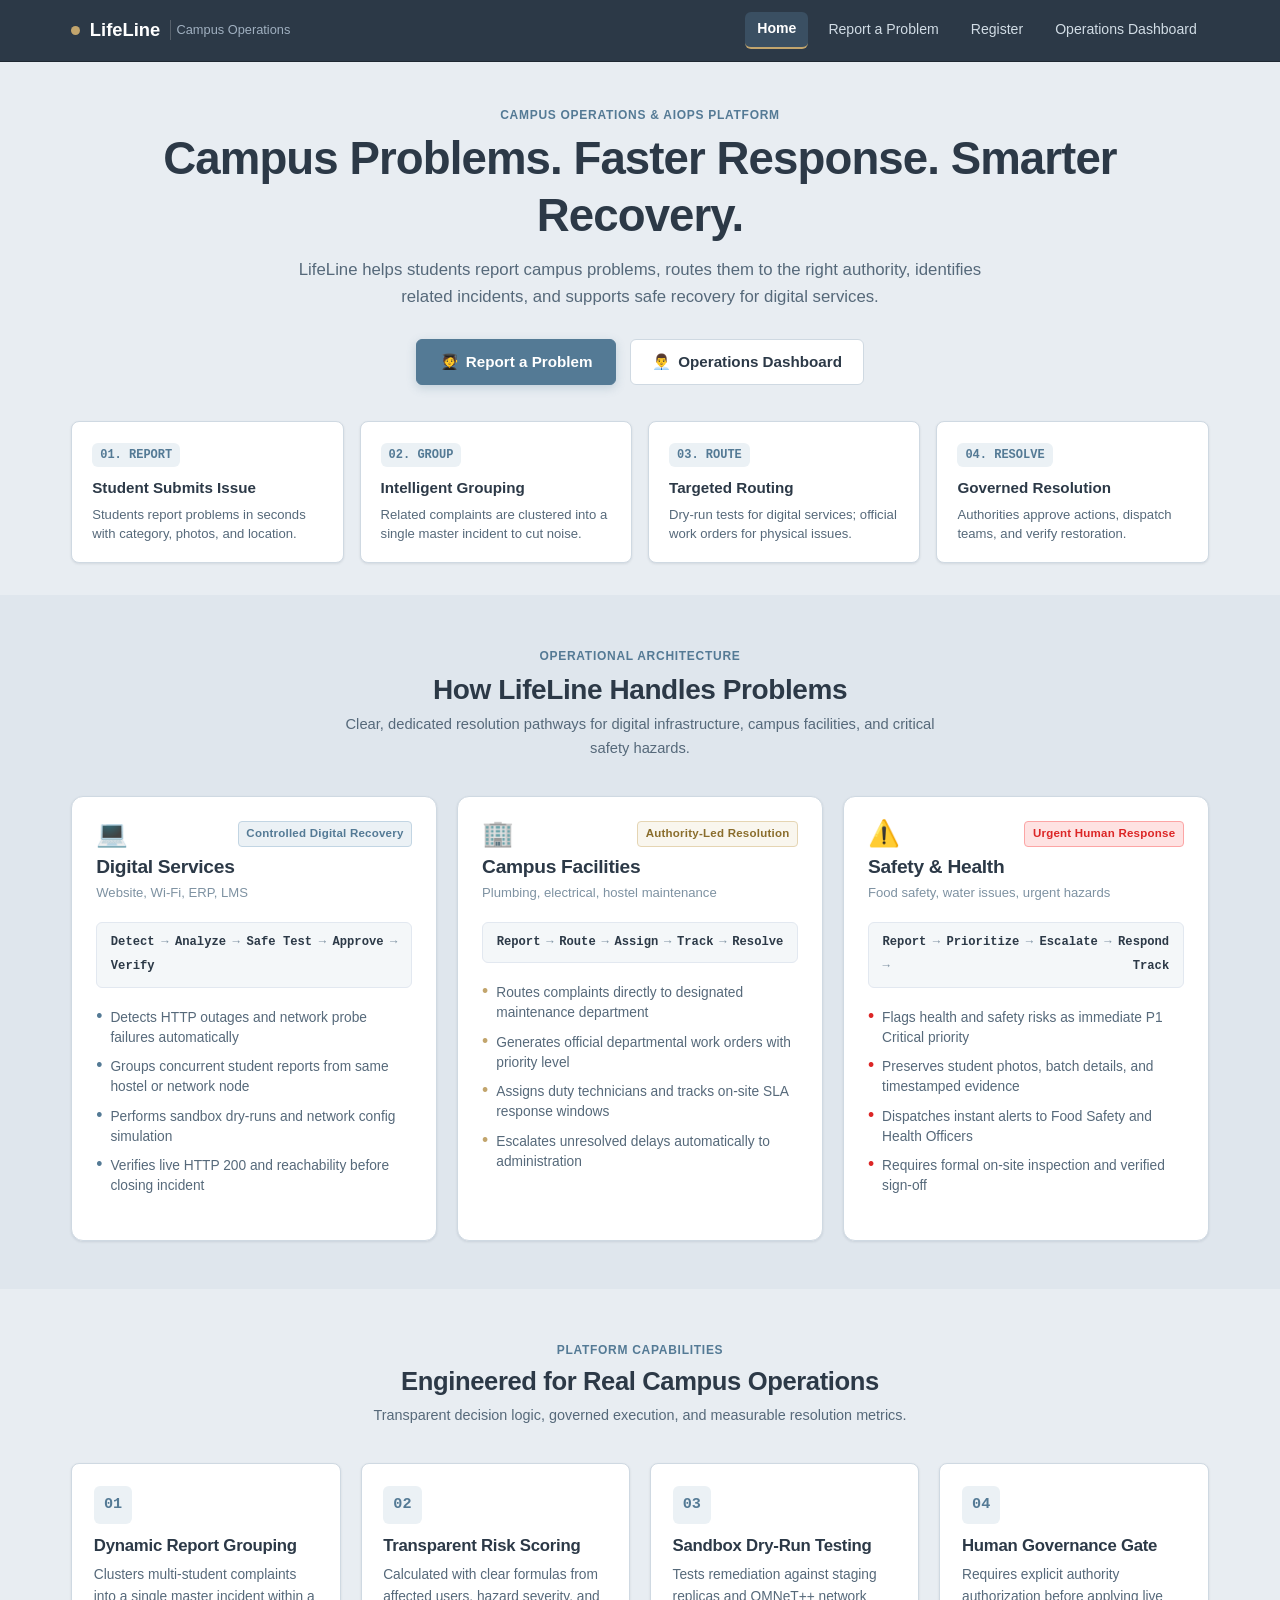
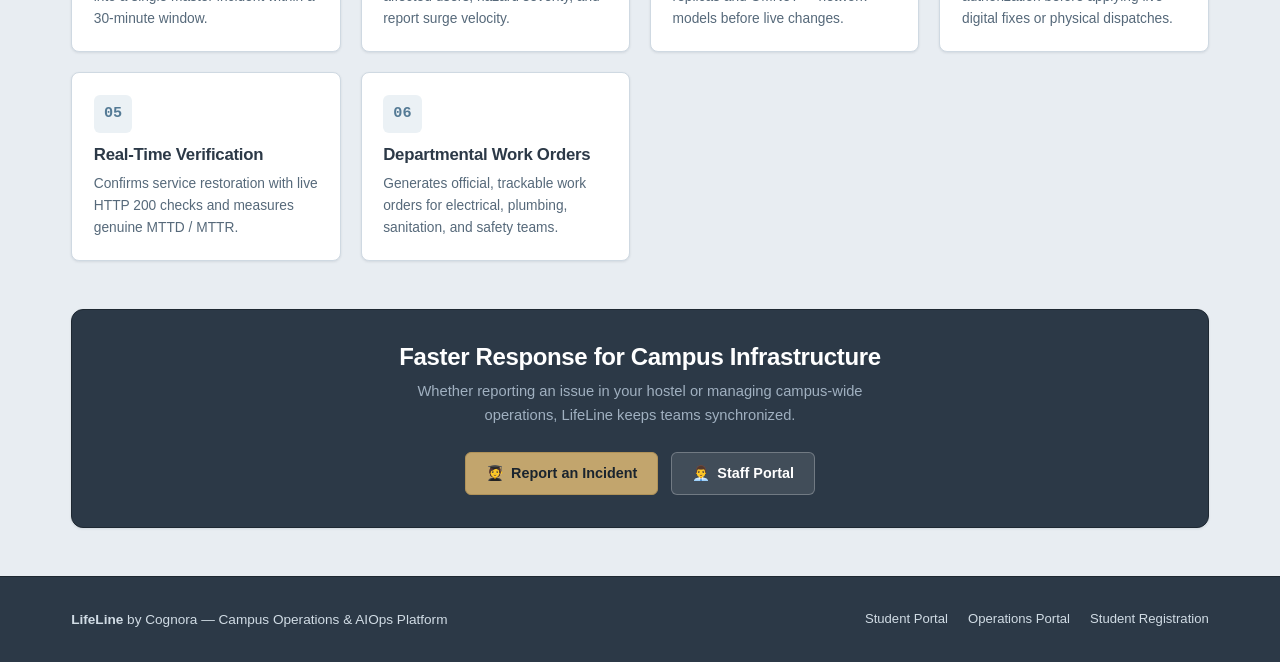
<file: lifeline/index.html>
<!DOCTYPE html>
<html lang="en">

<head>
  <meta charset="UTF-8">
  <meta name="viewport" content="width=device-width, initial-scale=1.0">
  <title>LifeLine by Cognora — Campus Operations Platform</title>
  <meta name="description"
    content="LifeLine helps students report campus problems, routes them to the right authority, identifies related incidents, and supports safe recovery for digital services.">
  <link rel="stylesheet" href="css/style.css">
</head>

<body>
  <header class="site-header">
    <div class="container nav-bar">
      <a class="brand" href="index.html">
        <span class="brand__pulse" aria-hidden="true"></span>
        LifeLine <span class="brand__sub">Campus Operations</span>
      </a>
      <nav class="nav-links" aria-label="Primary">
        <a href="index.html" aria-current="page">Home</a>
        <a href="login.html">Report a Problem</a>
        <a href="register.html">Register</a>
        <a href="admin-login.html">Operations Dashboard</a>
      </nav>
    </div>
  </header>

  <main id="main-content">
    <!-- Hero Section -->
    <section class="hero" style="padding-top:2.5rem; padding-bottom:2rem;">
      <div class="container">
        <p class="eyebrow">Campus Operations &amp; AIOps Platform</p>
        <h1 style="font-size:clamp(1.9rem, 1.4rem + 2vw, 2.85rem); margin-bottom:0.75rem; letter-spacing:-0.02em;">
          Campus Problems. Faster Response. Smarter Recovery.
        </h1>
        <p class="lede" style="max-width:44rem; margin-inline:auto; font-size:1.05rem; color:var(--text-muted); line-height:1.6;">
          LifeLine helps students report campus problems, routes them to the right authority, identifies related incidents, and supports safe recovery for digital services.
        </p>

        <!-- Primary Action Buttons -->
        <div style="display:flex; gap:0.9rem; justify-content:center; flex-wrap:wrap; margin-top:1.75rem;">
          <a class="btn btn--primary" href="login.html" style="padding:0.65rem 1.4rem; font-size:0.95rem; box-shadow:0 3px 10px rgba(84,122,149,0.25);">
            <span>🧑‍🎓</span> Report a Problem
          </a>
          <a class="btn btn--ghost" href="admin-login.html" style="padding:0.65rem 1.3rem; font-size:0.95rem;">
            <span>👨‍💼</span> Operations Dashboard
          </a>
        </div>

        <!-- 4-Step Product Workflow Strip -->
        <div class="workflow-strip">
          <div class="workflow-step-card">
            <span class="workflow-step-num">01. REPORT</span>
            <div class="workflow-step-title">Student Submits Issue</div>
            <p class="workflow-step-desc">Students report problems in seconds with category, photos, and location.</p>
          </div>
          <div class="workflow-step-card">
            <span class="workflow-step-num">02. GROUP</span>
            <div class="workflow-step-title">Intelligent Grouping</div>
            <p class="workflow-step-desc">Related complaints are clustered into a single master incident to cut noise.</p>
          </div>
          <div class="workflow-step-card">
            <span class="workflow-step-num">03. ROUTE</span>
            <div class="workflow-step-title">Targeted Routing</div>
            <p class="workflow-step-desc">Dry-run tests for digital services; official work orders for physical issues.</p>
          </div>
          <div class="workflow-step-card">
            <span class="workflow-step-num">04. RESOLVE</span>
            <div class="workflow-step-title">Governed Resolution</div>
            <p class="workflow-step-desc">Authorities approve actions, dispatch teams, and verify restoration.</p>
          </div>
        </div>
      </div>
    </section>

    <!-- How LifeLine Handles Problems (3 Clean Cards) -->
    <section class="section" style="background-color:var(--bg-subtle); padding-block:3rem;">
      <div class="container">
        <div style="text-align:center; max-width:38rem; margin:0 auto 2.25rem;">
          <span class="eyebrow">Operational Architecture</span>
          <h2 style="font-size:1.75rem; margin-bottom:0.4rem;">How LifeLine Handles Problems</h2>
          <p class="text-muted" style="font-size:0.92rem; margin:0;">
            Clear, dedicated resolution pathways for digital infrastructure, campus facilities, and critical safety hazards.
          </p>
        </div>

        <div class="cards-grid-3">
          <!-- Card 1: Digital Services -->
          <div class="handling-card">
            <div class="handling-card__top">
              <span class="handling-card__icon" aria-hidden="true">💻</span>
              <span class="badge" style="background:var(--status-info-bg); color:var(--primary); border-color:var(--status-info-border);">
                Controlled Digital Recovery
              </span>
            </div>
            <h3 class="handling-card__title">Digital Services</h3>
            <div class="handling-card__scope">Website, Wi-Fi, ERP, LMS</div>

            <div class="handling-card__flow" title="Digital Resolution Flow">
              <span>Detect</span>
              <span class="handling-card__flow-arrow">→</span>
              <span>Analyze</span>
              <span class="handling-card__flow-arrow">→</span>
              <span>Safe Test</span>
              <span class="handling-card__flow-arrow">→</span>
              <span>Approve</span>
              <span class="handling-card__flow-arrow">→</span>
              <span>Verify</span>
            </div>

            <ul class="handling-card__list">
              <li>Detects HTTP outages and network probe failures automatically</li>
              <li>Groups concurrent student reports from same hostel or network node</li>
              <li>Performs sandbox dry-runs and network config simulation</li>
              <li>Verifies live HTTP 200 and reachability before closing incident</li>
            </ul>
          </div>

          <!-- Card 2: Campus Facilities -->
          <div class="handling-card handling-card--facilities">
            <div class="handling-card__top">
              <span class="handling-card__icon" aria-hidden="true">🏢</span>
              <span class="badge badge--gold">Authority-Led Resolution</span>
            </div>
            <h3 class="handling-card__title">Campus Facilities</h3>
            <div class="handling-card__scope">Plumbing, electrical, hostel maintenance</div>

            <div class="handling-card__flow" title="Facilities Resolution Flow">
              <span>Report</span>
              <span class="handling-card__flow-arrow">→</span>
              <span>Route</span>
              <span class="handling-card__flow-arrow">→</span>
              <span>Assign</span>
              <span class="handling-card__flow-arrow">→</span>
              <span>Track</span>
              <span class="handling-card__flow-arrow">→</span>
              <span>Resolve</span>
            </div>

            <ul class="handling-card__list">
              <li>Routes complaints directly to designated maintenance department</li>
              <li>Generates official departmental work orders with priority level</li>
              <li>Assigns duty technicians and tracks on-site SLA response windows</li>
              <li>Escalates unresolved delays automatically to administration</li>
            </ul>
          </div>

          <!-- Card 3: Safety & Health -->
          <div class="handling-card handling-card--safety">
            <div class="handling-card__top">
              <span class="handling-card__icon" aria-hidden="true">⚠️</span>
              <span class="badge badge--risk-high">Urgent Human Response</span>
            </div>
            <h3 class="handling-card__title">Safety &amp; Health</h3>
            <div class="handling-card__scope">Food safety, water issues, urgent hazards</div>

            <div class="handling-card__flow" title="Safety Resolution Flow">
              <span>Report</span>
              <span class="handling-card__flow-arrow">→</span>
              <span>Prioritize</span>
              <span class="handling-card__flow-arrow">→</span>
              <span>Escalate</span>
              <span class="handling-card__flow-arrow">→</span>
              <span>Respond</span>
              <span class="handling-card__flow-arrow">→</span>
              <span>Track</span>
            </div>

            <ul class="handling-card__list">
              <li>Flags health and safety risks as immediate P1 Critical priority</li>
              <li>Preserves student photos, batch details, and timestamped evidence</li>
              <li>Dispatches instant alerts to Food Safety and Health Officers</li>
              <li>Requires formal on-site inspection and verified sign-off</li>
            </ul>
          </div>
        </div>
      </div>
    </section>

    <!-- Key Platform Capabilities -->
    <section class="section" style="padding-block:3rem;">
      <div class="container">
        <div style="text-align:center; max-width:36rem; margin:0 auto 2.25rem;">
          <span class="eyebrow">Platform Capabilities</span>
          <h2 style="font-size:1.6rem; margin-bottom:0.4rem;">Engineered for Real Campus Operations</h2>
          <p class="text-muted" style="font-size:0.9rem; margin:0;">
            Transparent decision logic, governed execution, and measurable resolution metrics.
          </p>
        </div>

        <div class="grid grid--auto">
          <div class="card">
            <div class="card-grid-icon" aria-hidden="true">01</div>
            <h3 style="font-size:1.05rem; margin-bottom:0.4rem;">Dynamic Report Grouping</h3>
            <p style="font-size:0.86rem; margin:0;">Clusters multi-student complaints into a single master incident within a 30-minute window.</p>
          </div>
          <div class="card">
            <div class="card-grid-icon" aria-hidden="true">02</div>
            <h3 style="font-size:1.05rem; margin-bottom:0.4rem;">Transparent Risk Scoring</h3>
            <p style="font-size:0.86rem; margin:0;">Calculated with clear formulas from affected users, hazard severity, and report surge velocity.</p>
          </div>
          <div class="card">
            <div class="card-grid-icon" aria-hidden="true">03</div>
            <h3 style="font-size:1.05rem; margin-bottom:0.4rem;">Sandbox Dry-Run Testing</h3>
            <p style="font-size:0.86rem; margin:0;">Tests remediation against staging replicas and OMNeT++ network models before live changes.</p>
          </div>
          <div class="card">
            <div class="card-grid-icon" aria-hidden="true">04</div>
            <h3 style="font-size:1.05rem; margin-bottom:0.4rem;">Human Governance Gate</h3>
            <p style="font-size:0.86rem; margin:0;">Requires explicit authority authorization before applying live digital fixes or physical dispatches.</p>
          </div>
          <div class="card">
            <div class="card-grid-icon" aria-hidden="true">05</div>
            <h3 style="font-size:1.05rem; margin-bottom:0.4rem;">Real-Time Verification</h3>
            <p style="font-size:0.86rem; margin:0;">Confirms service restoration with live HTTP 200 checks and measures genuine MTTD / MTTR.</p>
          </div>
          <div class="card">
            <div class="card-grid-icon" aria-hidden="true">06</div>
            <h3 style="font-size:1.05rem; margin-bottom:0.4rem;">Departmental Work Orders</h3>
            <p style="font-size:0.86rem; margin:0;">Generates official, trackable work orders for electrical, plumbing, sanitation, and safety teams.</p>
          </div>
        </div>
      </div>
    </section>

    <!-- Bottom Quick Action CTA -->
    <section class="section" style="padding-top:0; padding-bottom:3rem;">
      <div class="container">
        <div class="card" style="background:var(--nav-dark); color:#FFFFFF; border:1px solid #1E2832; padding:2rem; text-align:center; border-radius:var(--radius-lg);">
          <h2 style="color:#FFFFFF; font-size:1.5rem; margin-bottom:0.5rem;">Faster Response for Campus Infrastructure</h2>
          <p style="color:#A0B0C0; font-size:0.92rem; max-width:32rem; margin:0 auto 1.5rem;">
            Whether reporting an issue in your hostel or managing campus-wide operations, LifeLine keeps teams synchronized.
          </p>
          <div style="display:flex; gap:0.8rem; justify-content:center; flex-wrap:wrap;">
            <a class="btn btn--gold" href="login.html" style="padding:0.6rem 1.25rem;">
              <span>🧑‍🎓</span> Report an Incident
            </a>
            <a class="btn" href="admin-login.html" style="background:rgba(255,255,255,0.1); color:#FFFFFF; border:1px solid rgba(255,255,255,0.25); padding:0.6rem 1.25rem;">
              <span>👨‍💼</span> Staff Portal
            </a>
          </div>
        </div>
      </div>
    </section>
  </main>

  <footer class="site-footer">
    <div class="container site-footer__inner">
      <div>
        <strong>LifeLine</strong> by Cognora — Campus Operations &amp; AIOps Platform
      </div>
      <div style="display:flex; gap:1.25rem; font-size:0.82rem;">
        <a href="login.html">Student Portal</a>
        <a href="admin-login.html">Operations Portal</a>
        <a href="register.html">Student Registration</a>
      </div>
    </div>
  </footer>
</body>

</html>
</file>
<file: lifeline/css/style.css>
/* ============================================================================
   LifeLine by Cognora — Professional Campus Operations Platform Stylesheet
   Color Palette:
     - Main Background:    #E8EDF2
     - Dark Accent & Nav:  #2C3947
     - Primary / Actions:  #547A95
     - Subtle Gold Accent: #C2A56D
   ============================================================================ */

:root {
  /* 1. Core Surfaces & Backgrounds */
  --bg: #E8EDF2;
  --bg-subtle: #DFE6ED;
  --surface: #FFFFFF;
  --surface-alt: #F4F7F9;
  --border: #CFD9E2;
  --border-soft: #E2E8F0;

  /* 2. Text & Typography */
  --nav-dark: #2C3947;
  --nav-dark-hover: #1E2832;
  --heading-color: #2C3947;
  --text-main: #2C3947;
  --text: #2C3947;
  --text-muted: #56697A;
  --text-faint: #7E92A2;

  /* 3. Primary & Interactive (#547A95) */
  --primary: #547A95;
  --primary-hover: #436278;
  --primary-light: rgba(84, 122, 149, 0.12);
  --interactive: #547A95;
  --interactive-hover: #436278;
  --accent: #547A95;

  /* 4. Subtle Gold Accent (#C2A56D) for Authority & Highlights */
  --accent-gold: #C2A56D;
  --accent-gold-hover: #B09259;
  --accent-gold-soft: #F9F6EE;
  --accent-gold-border: #E5D5B3;
  --accent-gold-text: #8A6D2C;

  /* 5. Semantic Status Badges & Alerts */
  --status-critical: #DC2626;
  --status-critical-bg: #FEE2E2;
  --status-critical-border: #FCA5A5;

  --status-warning: #D97706;
  --status-warning-bg: #FEF3C7;
  --status-warning-border: #FCD34D;

  --status-success: #16A34A;
  --status-success-bg: #DCFCE7;
  --status-success-border: #86EFAC;

  --status-info: #547A95;
  --status-info-bg: #EBF1F5;
  --status-info-border: #C2D5E3;

  --risk-low: #16A34A;
  --risk-low-bg: #DCFCE7;
  --risk-medium: #D97706;
  --risk-medium-bg: #FEF3C7;
  --risk-high: #DC2626;
  --risk-high-bg: #FEE2E2;

  --status-pending: #D97706;
  --status-review: #547A95;
  --status-approved: #16A34A;
  --status-rejected: #DC2626;

  /* Layout, Metrics & Radii */
  --radius-sm: 6px;
  --radius-md: 8px;
  --radius-lg: 12px;
  --font-sans: "Inter", "Segoe UI", -apple-system, BlinkMacSystemFont, "Helvetica Neue", sans-serif;
  --font-mono: "Cascadia Code", "SFMono-Regular", Consolas, "Liberation Mono", Menlo, monospace;
  --container: min(76rem, 92vw);
  --shadow-card: 0 1px 3px rgba(44, 57, 71, 0.07), 0 1px 2px rgba(44, 57, 71, 0.04);
  --shadow-modal: 0 10px 25px -5px rgba(44, 57, 71, 0.25), 0 8px 10px -6px rgba(44, 57, 71, 0.15);
}

*, *::before, *::after { box-sizing: border-box; }

html { scroll-behavior: smooth; }

body {
  margin: 0;
  min-width: 320px;
  background-color: var(--bg);
  color: var(--text-main);
  font-family: var(--font-sans);
  font-size: 15px;
  line-height: 1.55;
  -webkit-font-smoothing: antialiased;
}

img { max-width: 100%; display: block; }

h1, h2, h3, h4, h5, h6 {
  color: var(--heading-color);
  font-weight: 700;
  line-height: 1.25;
  margin: 0 0 0.5rem;
  letter-spacing: -0.015em;
}

h1 { font-size: 1.85rem; }
h2 { font-size: 1.45rem; }
h3 { font-size: 1.15rem; }
h4 { font-size: 1.0rem; }

p { margin: 0 0 1rem; color: var(--text-muted); line-height: 1.6; }
a { color: var(--primary); text-decoration: none; }
a:hover { color: var(--primary-hover); text-decoration: underline; }

::selection { background: var(--accent-gold-soft); color: var(--text-main); }

/* --------------------------------------------------------------------------
   LAYOUT
   -------------------------------------------------------------------------- */
.container { width: 100%; max-width: var(--container); margin-inline: auto; padding-inline: 1.25rem; }
.container--narrow { max-width: 44rem; }
.section { padding-block: 2.5rem; }
.stack { display: flex; flex-direction: column; gap: 1rem; }
.grid { display: grid; gap: 1.25rem; }
.grid--auto { grid-template-columns: repeat(auto-fit, minmax(min(100%, 15rem), 1fr)); }

:focus { outline: none; }
a:focus-visible, button:focus-visible, input:focus-visible, textarea:focus-visible, select:focus-visible {
  outline: 2px solid var(--primary);
  outline-offset: 2px;
  border-radius: var(--radius-sm);
}

/* --------------------------------------------------------------------------
   SITE HEADER & NAVIGATION (#2C3947)
   -------------------------------------------------------------------------- */
.site-header {
  position: sticky;
  top: 0;
  z-index: 100;
  background-color: var(--nav-dark);
  color: #FFFFFF;
  border-bottom: 1px solid #1E2832;
}

.nav-bar {
  display: flex;
  align-items: center;
  justify-content: space-between;
  gap: 1rem;
  padding-block: 0.75rem;
  flex-wrap: wrap;
}

.brand {
  display: inline-flex;
  align-items: center;
  gap: 0.6rem;
  font-weight: 700;
  font-size: 1.15rem;
  color: #FFFFFF;
  text-decoration: none;
}
.brand:hover { text-decoration: none; color: #FFFFFF; }

.brand__pulse {
  width: 9px;
  height: 9px;
  border-radius: 50%;
  background-color: var(--accent-gold);
  flex-shrink: 0;
}

.brand__sub {
  color: #A0B0C0;
  font-weight: 400;
  font-size: 0.8rem;
  padding-left: 0.35rem;
  border-left: 1px solid rgba(255, 255, 255, 0.2);
}

.nav-links { display: flex; align-items: center; gap: 0.5rem; flex-wrap: wrap; }
.nav-links a {
  color: #D1DCE5;
  font-weight: 500;
  font-size: 0.88rem;
  text-decoration: none;
  padding: 0.4rem 0.75rem;
  border-radius: var(--radius-sm);
  transition: background-color 150ms ease, color 150ms ease;
}
.nav-links a:hover {
  color: #FFFFFF;
  background-color: rgba(255, 255, 255, 0.08);
  text-decoration: none;
}
.nav-links a[aria-current="page"] {
  color: #FFFFFF;
  font-weight: 700;
  background-color: rgba(84, 122, 149, 0.35);
  border-bottom: 2px solid var(--accent-gold);
}

/* --------------------------------------------------------------------------
   BUTTONS (#547A95 primary, #C2A56D gold accent)
   -------------------------------------------------------------------------- */
.btn {
  display: inline-flex;
  align-items: center;
  justify-content: center;
  gap: 0.45rem;
  min-height: 2.5rem;
  padding: 0.55em 1.25em;
  border-radius: var(--radius-sm);
  font-weight: 600;
  font-size: 0.9rem;
  cursor: pointer;
  border: 1px solid transparent;
  transition: background-color 150ms ease, border-color 150ms ease, color 150ms ease;
  text-decoration: none !important;
}
.btn:active { transform: translateY(1px); }
.btn:disabled { opacity: 0.5; cursor: not-allowed; }

.btn--primary {
  background-color: var(--primary);
  color: #FFFFFF;
  border-color: var(--primary);
}
.btn--primary:hover {
  background-color: var(--primary-hover);
  border-color: var(--primary-hover);
}

.btn--ghost {
  background-color: #FFFFFF;
  color: var(--text-main);
  border-color: var(--border);
}
.btn--ghost:hover {
  background-color: var(--surface-alt);
  border-color: var(--primary);
  color: var(--primary);
}

.btn--gold {
  background-color: var(--accent-gold);
  color: #1A242E;
  border-color: #B09259;
  font-weight: 700;
}
.btn--gold:hover {
  background-color: var(--accent-gold-hover);
  color: #FFFFFF;
}

.btn--danger {
  background-color: #FFFFFF;
  color: var(--status-critical);
  border-color: var(--status-critical);
}
.btn--danger:hover {
  background-color: var(--status-critical-bg);
}

.btn--google {
  background-color: #FFFFFF;
  color: #1F2937;
  border: 1px solid #CFD9E2;
  font-weight: 600;
}
.btn--google:hover {
  background-color: #F8FAFC;
  border-color: #94A3B8;
}

.auth-divider {
  display: flex;
  align-items: center;
  text-align: center;
  margin: 1.25rem 0;
  color: var(--text-faint);
  font-size: 0.78rem;
  font-weight: 600;
}
.auth-divider::before, .auth-divider::after {
  content: "";
  flex: 1;
  border-bottom: 1px solid var(--border-soft);
}
.auth-divider span { padding: 0 0.75rem; }

.btn--block { width: 100%; }
.btn--sm { min-height: 2.1rem; padding: 0.35em 0.85em; font-size: 0.82rem; }

/* --------------------------------------------------------------------------
   CARDS & CONTAINERS
   -------------------------------------------------------------------------- */
.card {
  background-color: var(--surface);
  border: 1px solid var(--border);
  border-radius: var(--radius-md);
  padding: 1.35rem;
  box-shadow: var(--shadow-card);
}

.card--tight { padding: 1rem; border-radius: var(--radius-sm); }

.card--gold {
  background-color: var(--accent-gold-soft);
  border: 1px solid var(--accent-gold-border);
}

.card-grid-icon {
  width: 2.4rem;
  height: 2.4rem;
  display: grid;
  place-items: center;
  border-radius: var(--radius-sm);
  background-color: var(--status-info-bg);
  color: var(--primary);
  font-family: var(--font-mono);
  font-weight: 700;
  font-size: 0.95rem;
  margin-bottom: 0.75rem;
}

/* --------------------------------------------------------------------------
   FORMS
   -------------------------------------------------------------------------- */
.field { display: flex; flex-direction: column; gap: 0.35rem; margin-bottom: 1rem; }
.field label { font-size: 0.85rem; font-weight: 600; color: var(--text-main); }
.field .hint { font-size: 0.78rem; color: var(--text-faint); }
.required-mark { color: var(--status-critical); }

input, textarea, select {
  font: inherit;
  font-size: 0.9rem;
  color: var(--text-main);
  background-color: #FFFFFF;
  border: 1px solid var(--border);
  border-radius: var(--radius-sm);
  padding: 0.6em 0.85em;
  min-height: 2.5rem;
  width: 100%;
  transition: border-color 150ms ease;
}
textarea { min-height: 6rem; resize: vertical; }
input::placeholder, textarea::placeholder { color: var(--text-faint); }
input:hover, textarea:hover, select:hover { border-color: var(--primary); }
input:focus-visible, textarea:focus-visible, select:focus-visible {
  border-color: var(--primary);
  outline: 2px solid var(--primary-light);
}

input[type="file"] {
  padding: 0.45em;
  background-color: var(--surface-alt);
  cursor: pointer;
}

.field-error {
  font-size: 0.78rem;
  color: var(--status-critical);
  min-height: 1em;
}

.form-grid { display: grid; gap: 1rem 1.25rem; grid-template-columns: 1fr; }
@media (min-width: 40rem) {
  .form-grid--two { grid-template-columns: 1fr 1fr; }
}

/* --------------------------------------------------------------------------
   AUTH SHELL
   -------------------------------------------------------------------------- */
.auth-shell {
  min-height: calc(100vh - 120px);
  display: flex;
  align-items: center;
  justify-content: center;
  padding: 3rem 1rem;
}

.auth-card {
  width: min(28rem, 100%);
  background-color: #FFFFFF;
  border: 1px solid var(--border);
  border-radius: var(--radius-lg);
  padding: 2.25rem 2rem;
  box-shadow: 0 4px 20px rgba(44, 57, 71, 0.08);
}

.auth-card--wide { width: min(38rem, 100%); }

.auth-card__header {
  text-align: center;
  margin-bottom: 1.75rem;
}

.auth-card__logo {
  width: 44px;
  height: 44px;
  background-color: var(--nav-dark);
  color: #FFFFFF;
  border-radius: 10px;
  display: inline-flex;
  align-items: center;
  justify-content: center;
  font-size: 1.35rem;
  margin-bottom: 0.85rem;
  box-shadow: 0 2px 8px rgba(44, 57, 71, 0.15);
}

.auth-card__title {
  margin: 0 0 0.35rem;
  font-size: 1.45rem;
  color: var(--heading-color);
  letter-spacing: -0.01em;
}

.auth-card__subtitle {
  margin: 0;
  font-size: 0.86rem;
  color: var(--text-muted);
  line-height: 1.4;
}

.auth-form {
  display: flex;
  flex-direction: column;
  gap: 1.15rem;
}

.password-wrapper {
  position: relative;
  display: flex;
  align-items: center;
}

.password-wrapper input {
  padding-right: 2.75rem;
}

.password-toggle {
  position: absolute;
  right: 0.65rem;
  top: 50%;
  transform: translateY(-50%);
  background: transparent;
  border: none;
  color: var(--text-faint);
  cursor: pointer;
  padding: 0.3rem;
  font-size: 0.95rem;
  display: flex;
  align-items: center;
  justify-content: center;
  transition: color 150ms ease;
}

.password-toggle:hover {
  color: var(--primary);
}

.form-row-space {
  display: flex;
  justify-content: space-between;
  align-items: center;
  font-size: 0.82rem;
}

.form-row-space label {
  font-weight: 500;
  color: var(--text-muted);
  cursor: pointer;
  display: flex;
  align-items: center;
  gap: 0.4rem;
}

.form-row-space a {
  color: var(--primary);
  text-decoration: none;
  font-weight: 600;
}
.form-row-space a:hover {
  text-decoration: underline;
}

.auth-card__foot {
  text-align: center;
  margin-top: 1.5rem;
  padding-top: 1.25rem;
  border-top: 1px solid var(--border-soft);
  font-size: 0.84rem;
  color: var(--text-muted);
}

.auth-card__foot a {
  color: var(--primary);
  font-weight: 600;
  text-decoration: none;
}
.auth-card__foot a:hover {
  text-decoration: underline;
}

/* --------------------------------------------------------------------------
   STATUS & RISK BADGES
   -------------------------------------------------------------------------- */
.badge {
  display: inline-flex;
  align-items: center;
  gap: 0.35em;
  font-size: 0.72rem;
  font-weight: 700;
  letter-spacing: 0.02em;
  padding: 0.25em 0.65em;
  border-radius: 4px;
  border: 1px solid transparent;
}

.badge--risk-low, .badge--status-approved {
  background-color: var(--status-success-bg);
  color: var(--status-success);
  border-color: var(--status-success-border);
}

.badge--risk-medium, .badge--status-pending {
  background-color: var(--status-warning-bg);
  color: var(--status-warning);
  border-color: var(--status-warning-border);
}

.badge--risk-high, .badge--status-rejected, .badge--priority-critical {
  background-color: var(--status-critical-bg);
  color: var(--status-critical);
  border-color: var(--status-critical-border);
}

.badge--priority-high {
  background-color: var(--status-warning-bg);
  color: var(--status-warning);
  border-color: var(--status-warning-border);
}

.badge--priority-medium {
  background-color: #FEF9C3;
  color: #A16207;
  border-color: #FDE047;
}

.badge--priority-low {
  background-color: var(--status-success-bg);
  color: var(--status-success);
  border-color: var(--status-success-border);
}

.badge--status-in_review, .badge--info {
  background-color: var(--status-info-bg);
  color: var(--status-info);
  border-color: var(--status-info-border);
}

.badge--status-submitted {
  background-color: #FEF3C7;
  color: #B45309;
  border-color: #FCD34D;
}

.badge--status-assigned {
  background-color: #EBF1F5;
  color: #547A95;
  border-color: #C2D5E3;
}

.badge--status-investigating {
  background-color: #EDE9FE;
  color: #6D28D9;
  border-color: #DDD6FE;
}

.badge--status-progress {
  background-color: #FFEDD5;
  color: #C2410C;
  border-color: #FDBA74;
}

.badge--status-resolved {
  background-color: #DCFCE7;
  color: #15803D;
  border-color: #86EFAC;
}

.badge--status-closed {
  background-color: #E0E7FF;
  color: #4338CA;
  border-color: #C7D2FE;
}

.badge--urgent-safety {
  background-color: #FEE2E2;
  color: #DC2626;
  border-color: #F87171;
  font-weight: 800;
  animation: pulse-border 2s infinite ease-in-out;
}

@keyframes pulse-border {
  0%, 100% { box-shadow: 0 0 0 0 rgba(220, 38, 38, 0.4); }
  50% { box-shadow: 0 0 0 4px rgba(220, 38, 38, 0.15); }
}

.badge--gold {
  background-color: var(--accent-gold-soft);
  color: var(--accent-gold-text);
  border-color: var(--accent-gold-border);
}

/* --------------------------------------------------------------------------
   STUDENT REPORT CATEGORY SELECTION
   -------------------------------------------------------------------------- */
.category-grid {
  display: grid;
  grid-template-columns: repeat(auto-fill, minmax(8.5rem, 1fr));
  gap: 0.6rem;
}

.category-option { position: relative; }
.category-option input {
  position: absolute;
  opacity: 0;
  inset: 0;
  width: 100%;
  height: 100%;
  min-height: 0;
  cursor: pointer;
}

.category-option label {
  display: flex;
  flex-direction: column;
  align-items: center;
  gap: 0.35rem;
  text-align: center;
  padding: 0.85rem 0.5rem;
  border: 1px solid var(--border);
  border-radius: var(--radius-sm);
  background-color: #FFFFFF;
  font-size: 0.82rem;
  font-weight: 600;
  color: var(--text-muted);
  cursor: pointer;
  transition: border-color 150ms ease, background-color 150ms ease, color 150ms ease;
}

.category-option label:hover {
  border-color: var(--primary);
  color: var(--primary);
}

.category-option label .emoji { font-size: 1.35rem; }

.category-option input:checked + label {
  border-color: var(--primary);
  color: var(--primary);
  background-color: var(--status-info-bg);
  box-shadow: 0 0 0 1px var(--primary);
}

.category-option input:focus-visible + label {
  outline: 2px solid var(--primary);
  outline-offset: 2px;
}

/* --------------------------------------------------------------------------
   DASHBOARD TABS & CONTROLS
   -------------------------------------------------------------------------- */
.admin-tabs {
  display: flex;
  gap: 0.35rem;
  overflow-x: auto;
  border-bottom: 2px solid var(--border);
  margin-bottom: 1.5rem;
  padding-bottom: 0;
}

.admin-tab-btn {
  display: inline-flex;
  align-items: center;
  gap: 0.45rem;
  padding: 0.65rem 1.15rem;
  border-radius: var(--radius-sm) var(--radius-sm) 0 0;
  background-color: #FFFFFF;
  border: 1px solid var(--border);
  border-bottom: none;
  color: var(--text-muted);
  font-weight: 600;
  font-size: 0.88rem;
  cursor: pointer;
  white-space: nowrap;
  margin-bottom: -2px;
  transition: background-color 150ms ease, color 150ms ease, border-color 150ms ease;
}

.admin-tab-btn:hover {
  background-color: var(--surface-alt);
  color: var(--primary);
}

.admin-tab-btn.active {
  background-color: var(--nav-dark);
  color: #FFFFFF;
  border-color: var(--nav-dark);
}

.filter-bar {
  display: flex;
  flex-wrap: wrap;
  gap: 0.5rem;
  margin-bottom: 1.25rem;
}

.filter-chip {
  padding: 0.35em 0.85em;
  border-radius: 4px;
  border: 1px solid var(--border);
  background-color: #FFFFFF;
  color: var(--text-muted);
  font-size: 0.8rem;
  font-weight: 600;
  cursor: pointer;
  transition: all 150ms ease;
}

.filter-chip:hover {
  border-color: var(--primary);
  color: var(--primary);
}

.filter-chip[aria-pressed="true"] {
  border-color: var(--primary);
  color: #FFFFFF;
  background-color: var(--primary);
}

/* --------------------------------------------------------------------------
   STAT STRIP & OVERVIEW METRICS
   -------------------------------------------------------------------------- */
.stat-strip {
  display: grid;
  grid-template-columns: repeat(auto-fit, minmax(8rem, 1fr));
  gap: 1rem;
  margin-bottom: 1.75rem;
}

.stat-box {
  text-align: center;
  padding: 1rem 0.75rem;
  border: 1px solid var(--border);
  border-radius: var(--radius-sm);
  background-color: var(--surface);
  box-shadow: var(--shadow-card);
}

.stat-box__num {
  font-family: var(--font-mono);
  font-size: 1.6rem;
  font-weight: 700;
  color: var(--heading-color);
  display: block;
  line-height: 1.1;
  margin-bottom: 0.25rem;
}

.stat-box__label {
  font-size: 0.75rem;
  text-transform: uppercase;
  letter-spacing: 0.04em;
  color: var(--text-muted);
  font-weight: 600;
}

/* --------------------------------------------------------------------------
   INCIDENT & SURGE SIMULATION CARDS
   -------------------------------------------------------------------------- */
.incident-card-judges {
  background-color: var(--surface);
  border: 1px solid var(--border);
  border-radius: var(--radius-md);
  box-shadow: var(--shadow-card);
}

/* --------------------------------------------------------------------------
   MODALS & OVERLAYS
   -------------------------------------------------------------------------- */
.modal-overlay {
  position: fixed;
  inset: 0;
  z-index: 1000;
  background-color: rgba(44, 57, 71, 0.65);
  display: flex;
  align-items: center;
  justify-content: center;
  padding: 1.25rem;
}

.modal-card {
  background-color: #FFFFFF;
  border: 1px solid var(--border);
  border-radius: var(--radius-md);
  max-width: 34rem;
  width: 100%;
  padding: 1.75rem;
  box-shadow: var(--shadow-modal);
  position: relative;
}

.modal-warning-box {
  background-color: var(--status-warning-bg);
  border: 1px solid var(--status-warning-border);
  border-radius: var(--radius-sm);
  padding: 0.85rem 1rem;
  margin-block: 1rem;
  display: flex;
  gap: 0.75rem;
  align-items: flex-start;
}

.modal-warning-box p {
  margin: 0;
  font-size: 0.85rem;
  color: #92400E;
  line-height: 1.45;
}

.modal-actions {
  display: flex;
  gap: 0.75rem;
  justify-content: flex-end;
  margin-top: 1.5rem;
  flex-wrap: wrap;
}

/* --------------------------------------------------------------------------
   TOASTS & NOTIFICATIONS
   -------------------------------------------------------------------------- */
.toast-region {
  position: fixed;
  bottom: 1.25rem;
  right: 1.25rem;
  z-index: 1000;
  display: flex;
  flex-direction: column;
  gap: 0.5rem;
  max-width: min(24rem, 90vw);
}

.toast {
  padding: 0.75rem 1rem;
  border-radius: var(--radius-sm);
  background-color: #FFFFFF;
  border: 1px solid var(--border);
  font-size: 0.85rem;
  color: var(--text-main);
  box-shadow: 0 4px 12px rgba(44, 57, 71, 0.15);
}

.toast--error { border-left: 4px solid var(--status-critical); }
.toast--success { border-left: 4px solid var(--status-success); }
.toast--info { border-left: 4px solid var(--primary); }

/* --------------------------------------------------------------------------
   HERO, DIVIDERS & FOOTER
   -------------------------------------------------------------------------- */
.eyebrow {
  display: inline-flex;
  align-items: center;
  gap: 0.35em;
  font-size: 0.75rem;
  font-weight: 700;
  letter-spacing: 0.06em;
  text-transform: uppercase;
  color: var(--primary);
  margin-bottom: 0.4rem;
}

.hero {
  padding-block: 2.75rem 2rem;
  text-align: center;
}
.hero h1 { font-size: clamp(1.85rem, 1.5rem + 1.8vw, 2.75rem); }
.hero p.lede { max-width: 42rem; margin-inline: auto; font-size: 1.05rem; }

.divider { border: none; border-top: 1px solid var(--border-soft); margin-block: 1.5rem; }

.empty-state {
  text-align: center;
  padding: 2.5rem 1rem;
  color: var(--text-muted);
  border: 1px dashed var(--border);
  border-radius: var(--radius-md);
  background-color: #FFFFFF;
}

/* --------------------------------------------------------------------------
   INCIDENT DETAIL MODAL & STAGE STEPPER
   -------------------------------------------------------------------------- */
.incident-modal {
  max-width: 52rem;
  width: 95%;
  max-height: 90vh;
  overflow-y: auto;
  padding: 0;
  border-radius: var(--radius-lg);
  display: flex;
  flex-direction: column;
}

.incident-modal__head {
  padding: 1.25rem 1.5rem;
  background-color: var(--nav-dark);
  color: #FFFFFF;
  display: flex;
  justify-content: space-between;
  align-items: flex-start;
  gap: 1rem;
}

.incident-modal__title {
  color: #FFFFFF;
  margin: 0 0 0.25rem;
  font-size: 1.25rem;
}

.incident-modal__close {
  background: transparent;
  border: none;
  color: #A0B0C0;
  font-size: 1.5rem;
  line-height: 1;
  cursor: pointer;
  padding: 0.2rem;
  border-radius: 4px;
}
.incident-modal__close:hover {
  color: #FFFFFF;
  background-color: rgba(255, 255, 255, 0.1);
}

/* Stepper Navigation */
.stepper-nav {
  display: flex;
  background-color: var(--surface-alt);
  border-bottom: 1px solid var(--border);
  overflow-x: auto;
  scrollbar-width: thin;
}

.stepper-step {
  flex: 1;
  min-width: 8rem;
  text-align: center;
  padding: 0.75rem 0.6rem;
  font-size: 0.82rem;
  font-weight: 600;
  color: var(--text-muted);
  cursor: pointer;
  border-bottom: 3px solid transparent;
  background: transparent;
  border-top: none;
  border-left: none;
  border-right: none;
  white-space: nowrap;
  transition: all 150ms ease;
}

.stepper-step:hover {
  color: var(--primary);
  background-color: rgba(84, 122, 149, 0.06);
}

.stepper-step.active {
  color: var(--nav-dark);
  font-weight: 700;
  border-bottom-color: var(--accent-gold);
  background-color: #FFFFFF;
}

.incident-modal__body {
  padding: 1.5rem;
  background-color: #FFFFFF;
}

.stage-pane { display: none; }
.stage-pane.active { display: block; animation: fadeIn 150ms ease forwards; }

@keyframes fadeIn {
  from { opacity: 0; transform: translateY(3px); }
  to { opacity: 1; transform: translateY(0); }
}

/* Incident Row on Dashboard */
.incident-row {
  display: flex;
  align-items: center;
  justify-content: space-between;
  gap: 1rem;
  padding: 1rem 1.25rem;
  background-color: #FFFFFF;
  border: 1px solid var(--border);
  border-radius: var(--radius-sm);
  margin-bottom: 0.65rem;
  cursor: pointer;
  transition: border-color 150ms ease, box-shadow 150ms ease;
}

.incident-row:hover {
  border-color: var(--primary);
  box-shadow: 0 2px 8px rgba(44, 57, 71, 0.08);
}

.incident-row--critical { border-left: 4px solid var(--status-critical); }
.incident-row--warning { border-left: 4px solid var(--status-warning); }
.incident-row--resolved { border-left: 4px solid var(--status-success); }

/* Dashboard 2-Column Grid */
.dashboard-grid {
  display: grid;
  grid-template-columns: 1fr;
  gap: 1.25rem;
}
@media (min-width: 62rem) {
  .dashboard-grid {
    grid-template-columns: 1.7fr 1fr;
  }
}


/* --------------------------------------------------------------------------
   OMNET++ NETWORK SIMULATION & TELEMETRY
   -------------------------------------------------------------------------- */
.omnet-simulation-grid {
  display: grid;
  grid-template-columns: 1fr;
  gap: 1.25rem;
}
@media (min-width: 58rem) {
  .omnet-simulation-grid {
    grid-template-columns: 1.2fr 1fr;
  }
}

.omnet-canvas-container {
  background-color: var(--surface-alt);
  border: 1px solid var(--border-soft);
  border-radius: var(--radius-sm);
  padding: 1.25rem;
  overflow-x: auto;
}

.omnet-topology-tree {
  display: flex;
  flex-direction: column;
  align-items: center;
  gap: 0.5rem;
}

.omnet-tier {
  display: flex;
  justify-content: center;
  gap: 0.75rem;
  width: 100%;
}

.omnet-node {
  background-color: #FFFFFF;
  border: 1px solid var(--border);
  border-radius: var(--radius-sm);
  padding: 0.6rem 0.85rem;
  font-size: 0.82rem;
  box-shadow: var(--shadow-card);
  transition: border-color 150ms ease;
}

.omnet-node.node-healthy {
  border-left: 4px solid var(--status-success);
}
.omnet-node.node-offline {
  border-left: 4px solid var(--status-critical);
}
.omnet-node.node-selected {
  border-color: var(--primary);
  background-color: var(--status-info-bg);
}

.omnet-connector {
  width: 2px;
  height: 20px;
  background-color: var(--border);
  position: relative;
  display: flex;
  justify-content: center;
}
.omnet-connector.link-active { background-color: var(--status-success); }
.omnet-connector.link-broken { background-color: var(--status-critical); }

.omnet-link-label {
  position: absolute;
  top: 50%;
  transform: translateY(-50%);
  left: 8px;
  font-size: 0.68rem;
  white-space: nowrap;
  color: var(--text-faint);
  font-family: var(--font-mono);
}

.omnet-connector-fork {
  display: flex;
  justify-content: space-around;
  width: 80%;
  height: 18px;
}
.omnet-fork-line {
  width: 2px;
  background-color: var(--border);
}
.omnet-fork-line.link-active { background-color: var(--status-success); }
.omnet-fork-line.link-broken { background-color: var(--status-critical); }

.omnet-metrics-grid {
  display: grid;
  grid-template-columns: repeat(auto-fit, minmax(6rem, 1fr));
  gap: 0.6rem;
  margin-top: 0.75rem;
}
.omnet-metric-box {
  background-color: var(--surface-alt);
  border: 1px solid var(--border-soft);
  border-radius: var(--radius-sm);
  padding: 0.5rem 0.6rem;
  text-align: center;
}
.omnet-metric-val {
  font-family: var(--font-mono);
  font-weight: 700;
  font-size: 1rem;
  display: block;
}
.omnet-metric-val.metric-ok { color: var(--status-success); }
.omnet-metric-val.metric-err { color: var(--status-critical); }
.omnet-metric-lbl {
  font-size: 0.7rem;
  color: var(--text-muted);
}

.omnet-json-block {
  background-color: var(--surface-alt);
  border: 1px solid var(--border-soft);
  border-radius: var(--radius-sm);
  padding: 0.75rem;
  font-family: var(--font-mono);
  font-size: 0.78rem;
  color: var(--text-main);
  max-height: 14rem;
  overflow: auto;
}

/* --------------------------------------------------------------------------
   LANDING PAGE COMPONENTS
   -------------------------------------------------------------------------- */
.workflow-strip {
  display: grid;
  grid-template-columns: repeat(auto-fit, minmax(13rem, 1fr));
  gap: 1rem;
  margin: 2.25rem 0 0;
  text-align: left;
}

.workflow-step-card {
  background-color: #FFFFFF;
  border: 1px solid var(--border);
  border-radius: var(--radius-md);
  padding: 1.15rem 1.25rem;
  box-shadow: var(--shadow-card);
  position: relative;
  transition: transform 150ms ease, box-shadow 150ms ease, border-color 150ms ease;
}

.workflow-step-card:hover {
  transform: translateY(-2px);
  box-shadow: 0 6px 16px rgba(44, 57, 71, 0.08);
  border-color: var(--primary);
}

.workflow-step-num {
  font-family: var(--font-mono);
  font-size: 0.75rem;
  font-weight: 700;
  color: var(--primary);
  background: var(--status-info-bg);
  display: inline-block;
  padding: 0.15rem 0.5rem;
  border-radius: var(--radius-sm);
  margin-bottom: 0.6rem;
}

.workflow-step-title {
  font-size: 0.95rem;
  font-weight: 700;
  color: var(--heading-color);
  margin: 0 0 0.35rem;
}

.workflow-step-desc {
  font-size: 0.82rem;
  color: var(--text-muted);
  margin: 0;
  line-height: 1.45;
}

.cards-grid-3 {
  display: grid;
  grid-template-columns: repeat(auto-fit, minmax(min(100%, 20rem), 1fr));
  gap: 1.25rem;
}

.handling-card {
  background-color: #FFFFFF;
  border: 1px solid var(--border);
  border-radius: var(--radius-lg);
  padding: 1.5rem;
  display: flex;
  flex-direction: column;
  box-shadow: var(--shadow-card);
  transition: transform 150ms ease, box-shadow 150ms ease, border-color 150ms ease;
}

.handling-card:hover {
  transform: translateY(-3px);
  box-shadow: 0 8px 24px rgba(44, 57, 71, 0.09);
  border-color: var(--primary);
}

.handling-card__top {
  display: flex;
  justify-content: space-between;
  align-items: flex-start;
  gap: 0.75rem;
  margin-bottom: 0.5rem;
}

.handling-card__icon {
  font-size: 1.6rem;
  line-height: 1;
}

.handling-card__title {
  font-size: 1.2rem;
  font-weight: 700;
  color: var(--heading-color);
  margin: 0 0 0.25rem;
}

.handling-card__scope {
  font-size: 0.82rem;
  color: var(--text-faint);
  margin-bottom: 1.15rem;
}

.handling-card__flow {
  background-color: var(--surface-alt);
  border: 1px solid var(--border-soft);
  border-radius: var(--radius-sm);
  padding: 0.65rem 0.85rem;
  font-size: 0.76rem;
  font-family: var(--font-mono);
  color: var(--text-main);
  font-weight: 600;
  margin-bottom: 1.25rem;
  display: flex;
  align-items: center;
  justify-content: space-between;
  flex-wrap: wrap;
  gap: 0.35rem;
}

.handling-card__flow-arrow {
  color: var(--text-faint);
  font-weight: normal;
}

.handling-card__list {
  list-style: none;
  padding: 0;
  margin: 0 0 1.25rem;
  display: flex;
  flex-direction: column;
  gap: 0.6rem;
  flex-grow: 1;
}

.handling-card__list li {
  font-size: 0.86rem;
  color: var(--text-muted);
  display: flex;
  align-items: flex-start;
  gap: 0.5rem;
  line-height: 1.45;
}

.handling-card__list li::before {
  content: "•";
  color: var(--primary);
  font-size: 1.1rem;
  line-height: 1;
  flex-shrink: 0;
}

.handling-card--facilities .handling-card__list li::before {
  color: var(--accent-gold);
}

.handling-card--safety .handling-card__list li::before {
  color: var(--status-critical);
}

.site-footer {
  background-color: var(--nav-dark);
  color: #D1DCE5;
  padding: 2rem 0;
  border-top: 1px solid #1E2832;
  font-size: 0.85rem;
}

.site-footer a {
  color: #D1DCE5;
}

.site-footer a:hover {
  color: #FFFFFF;
}

.site-footer__inner {
  display: flex;
  justify-content: space-between;
  align-items: center;
  flex-wrap: wrap;
  gap: 1rem;
}

/* --------------------------------------------------------------------------
   KPI METRICS GRID & CARDS
   -------------------------------------------------------------------------- */
.kpi-grid {
  display: grid;
  grid-template-columns: repeat(auto-fit, minmax(11rem, 1fr));
  gap: 0.85rem;
  margin-bottom: 1.5rem;
}

.kpi-card {
  background-color: #FFFFFF;
  border: 1px solid var(--border);
  border-radius: var(--radius-md);
  padding: 1rem 1.15rem;
  box-shadow: var(--shadow-card);
  display: flex;
  flex-direction: column;
}

.kpi-card__val {
  font-size: 1.6rem;
  font-weight: 800;
  font-family: var(--font-mono);
  color: var(--heading-color);
  line-height: 1.1;
  margin-bottom: 0.25rem;
}

.kpi-card__lbl {
  font-size: 0.78rem;
  color: var(--text-muted);
  font-weight: 600;
  text-transform: uppercase;
  letter-spacing: 0.03em;
}

/* --------------------------------------------------------------------------
   DEPARTMENT FILTER TABS
   -------------------------------------------------------------------------- */
.dept-filter-bar {
  display: flex;
  gap: 0.4rem;
  flex-wrap: wrap;
  align-items: center;
  margin-bottom: 1.25rem;
  padding: 0.4rem;
  background-color: var(--surface-alt);
  border: 1px solid var(--border);
  border-radius: var(--radius-md);
}

.dept-filter-btn {
  background: transparent;
  border: 1px solid transparent;
  padding: 0.45rem 0.9rem;
  border-radius: var(--radius-sm);
  font-size: 0.84rem;
  font-weight: 600;
  color: var(--text-muted);
  cursor: pointer;
  transition: all 150ms ease;
  display: inline-flex;
  align-items: center;
  gap: 0.35rem;
}

.dept-filter-btn:hover {
  background-color: #FFFFFF;
  color: var(--heading-color);
  border-color: var(--border-soft);
}

.dept-filter-btn.active {
  background-color: var(--nav-dark);
  color: #FFFFFF;
  border-color: var(--nav-dark);
}

/* --------------------------------------------------------------------------
   6-STAGE COMPLAINT LIFECYCLE STEPPER
   -------------------------------------------------------------------------- */
.lifecycle-stepper {
  display: grid;
  grid-template-columns: repeat(6, 1fr);
  gap: 0.35rem;
  margin: 1rem 0 1.25rem;
  padding: 0;
  list-style: none;
}

@media (max-width: 48rem) {
  .lifecycle-stepper {
    grid-template-columns: repeat(3, 1fr);
    gap: 0.5rem;
  }
}

.lifecycle-step {
  text-align: center;
  padding: 0.5rem 0.35rem;
  background-color: var(--surface-alt);
  border: 1px solid var(--border-soft);
  border-radius: var(--radius-sm);
  font-size: 0.72rem;
  font-weight: 600;
  color: var(--text-faint);
  position: relative;
  transition: all 150ms ease;
}

.lifecycle-step.active {
  background-color: #FFFFFF;
  border-color: var(--primary);
  color: var(--primary);
  font-weight: 700;
  box-shadow: 0 2px 6px rgba(84, 122, 149, 0.15);
}

.lifecycle-step.completed {
  background-color: var(--status-success-bg);
  border-color: var(--status-success-border);
  color: var(--status-success);
}

/* --------------------------------------------------------------------------
   COMPLAINT & INCIDENT CARDS
   -------------------------------------------------------------------------- */
.complaint-card {
  background-color: #FFFFFF;
  border: 1px solid var(--border);
  border-radius: var(--radius-md);
  padding: 1.15rem 1.25rem;
  box-shadow: var(--shadow-card);
  transition: transform 150ms ease, box-shadow 150ms ease, border-color 150ms ease;
}

.complaint-card:hover {
  border-color: var(--primary);
  box-shadow: 0 4px 12px rgba(44, 57, 71, 0.08);
}

.complaint-card__header {
  display: flex;
  justify-content: space-between;
  align-items: flex-start;
  flex-wrap: wrap;
  gap: 0.5rem;
  margin-bottom: 0.5rem;
}

.complaint-card__title {
  font-size: 1rem;
  font-weight: 700;
  color: var(--heading-color);
  margin: 0;
  display: flex;
  align-items: center;
  gap: 0.4rem;
}

.complaint-card__meta {
  font-size: 0.8rem;
  color: var(--text-muted);
  display: flex;
  flex-wrap: wrap;
  gap: 0.75rem;
  margin-bottom: 0.6rem;
}

.complaint-card__desc {
  font-size: 0.88rem;
  color: var(--text-main);
  line-height: 1.45;
  margin: 0 0 0.75rem;
}

.complaint-card__actions {
  display: flex;
  justify-content: space-between;
  align-items: center;
  flex-wrap: wrap;
  gap: 0.5rem;
  padding-top: 0.75rem;
  border-top: 1px solid var(--border-soft);
}

/* Image preview thumbnails */
.image-thumb-preview {
  width: 52px;
  height: 52px;
  object-fit: cover;
  border-radius: var(--radius-sm);
  border: 1px solid var(--border);
  cursor: pointer;
  transition: transform 150ms ease;
}

.image-thumb-preview:hover {
  transform: scale(1.05);
}
</file>
